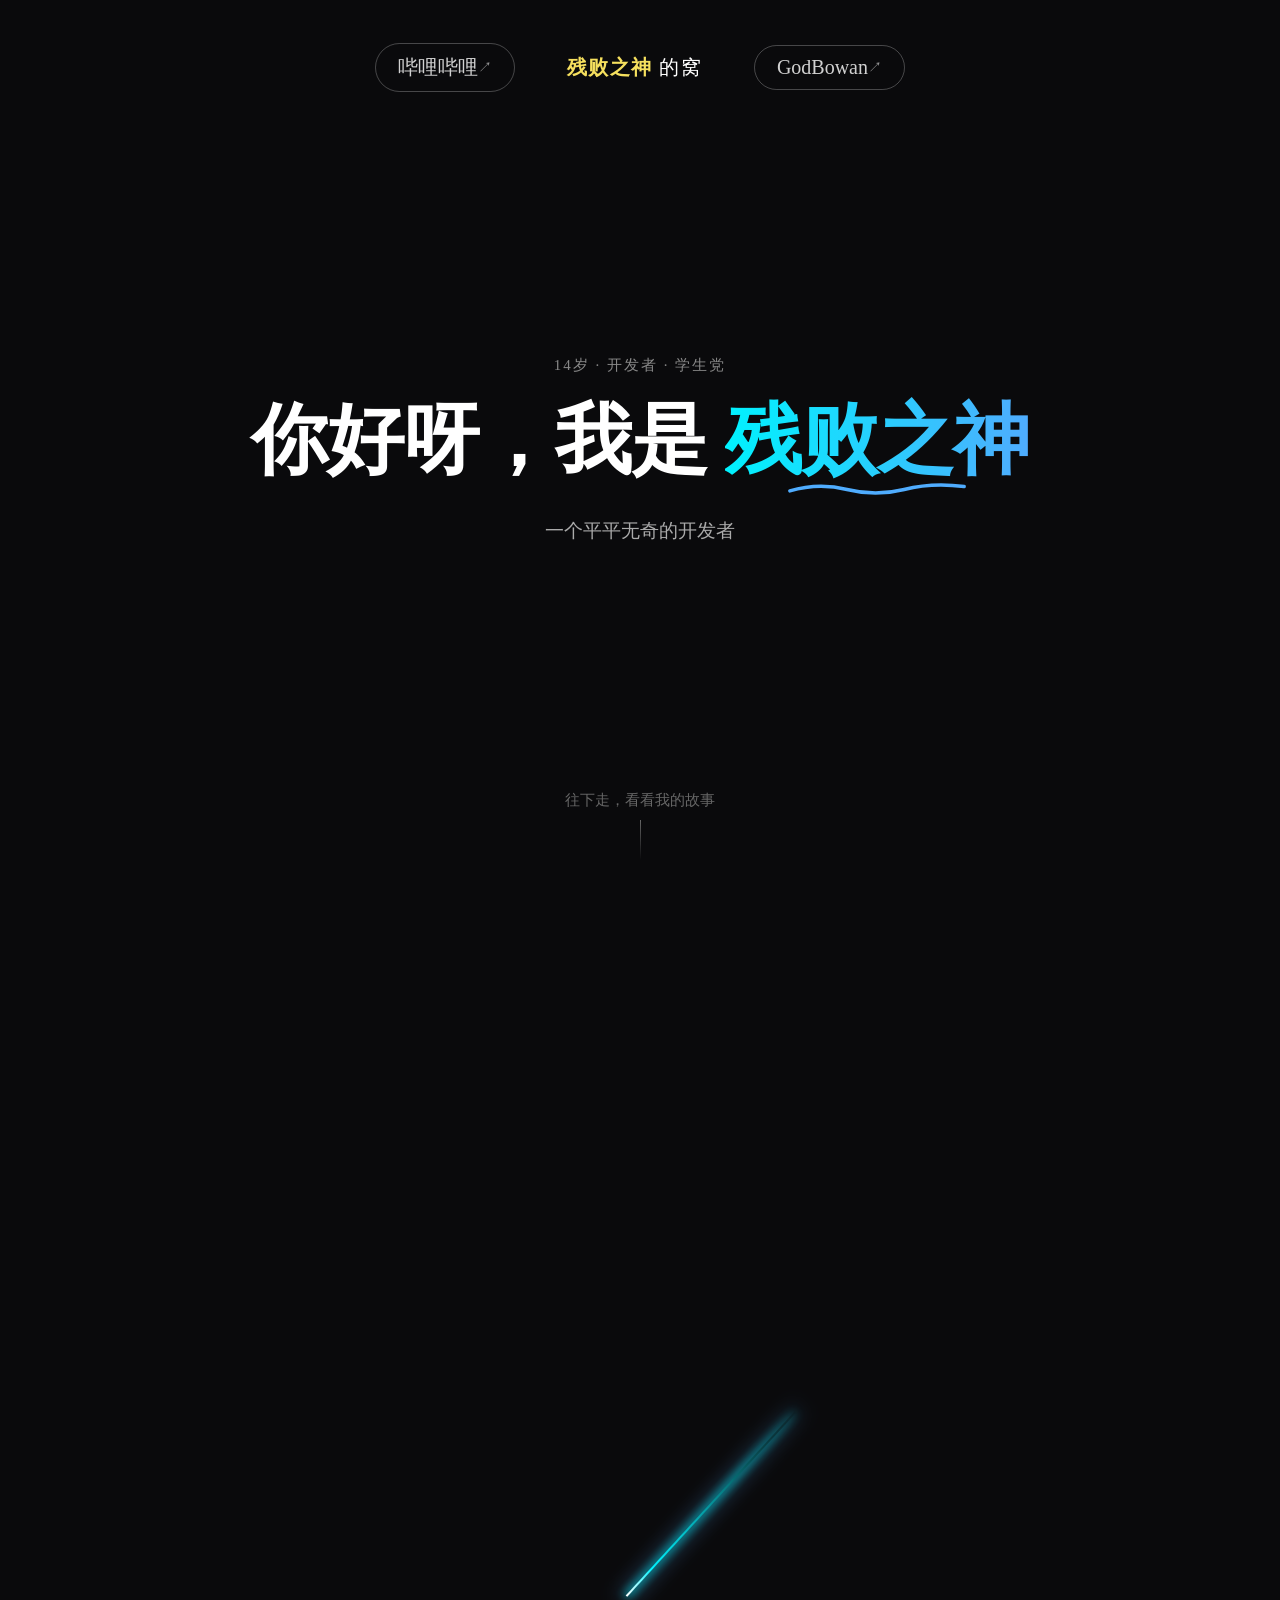
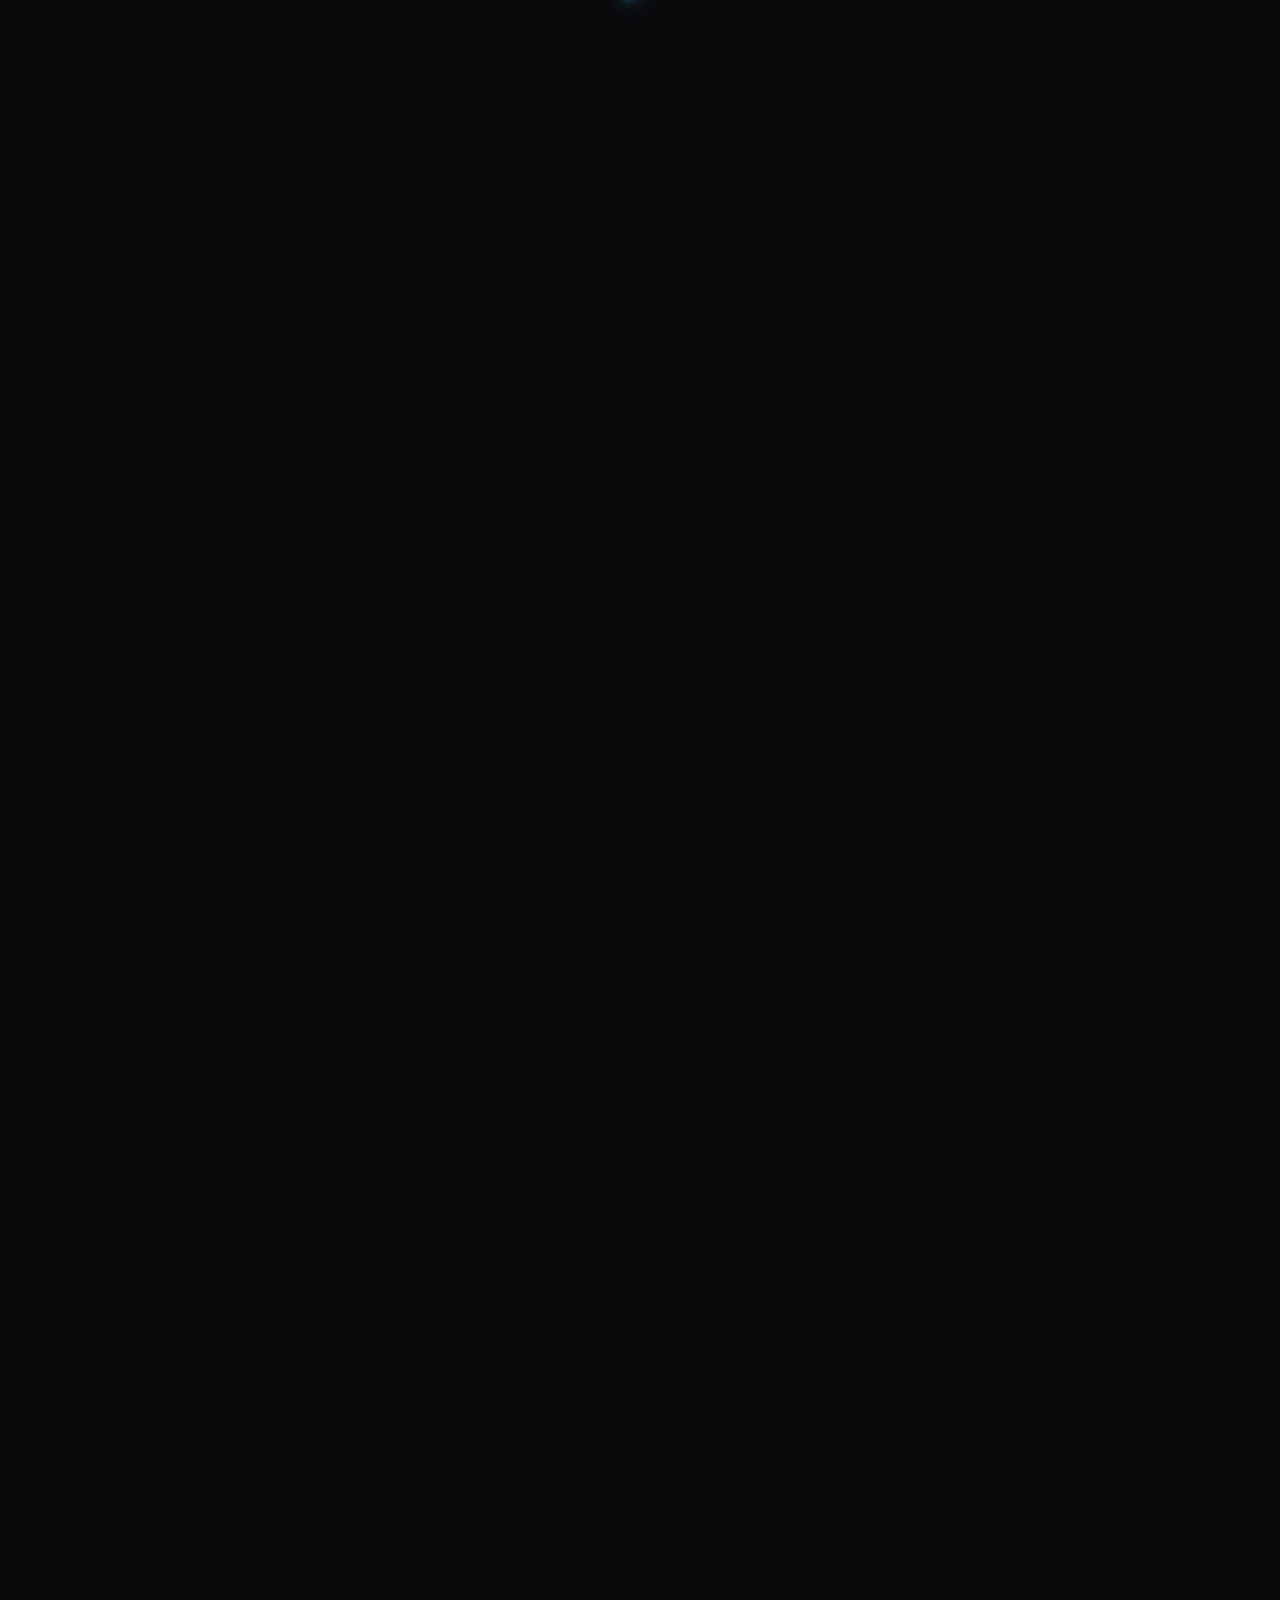
<file: index.html>
<!DOCTYPE html>
<html lang="zh-CN">
<head>
    <meta charset="UTF-8">
    <meta name="viewport" content="width=device-width, initial-scale=1.0">
    <title>残败之神 | 个人空间</title>
    <!-- 【修改】改回普通 PNG 标签页图标 -->
    <link rel="icon" href="./images/favicon.png" type="image/png">
    <link rel="stylesheet" href="./css/main.css">
</head>
<body>

    <!-- 顶部悬浮导航栏 -->
    <nav class="top-nav" id="topNav">
        <div class="nav-group left">
            <a href="https://space.bilibili.com/zh-Hans/3546935067675433?spm_id_from=333.788.0.0" target="_blank" rel="noopener noreferrer" class="nav-btn">哔哩哔哩</a>
        </div>
        <div class="nav-center">
            <span class="highlight">残败之神</span> 的窝
        </div>
        <div class="nav-group right">
            <a href="./godbowan.html" class="nav-btn">GodBowan</a>
        </div>
    </nav>

    <!-- 流星本体 (纯 CSS 实现，不需要 SVG 也不需要图片) -->
    <div id="shooting-star"></div>

    <!-- 首屏内容 -->
    <section class="hero">
        <p class="hero-meta rise" style="--rd: 0.1s">14岁 · 开发者 · 学生党</p>
        <h1 class="hero-title rise" style="--rd: 0.3s">
            你好呀，我是
            <em>
                残败之神
                <svg class="scribble" viewBox="0 0 130 14" aria-hidden="true">
                    <path d="M4 9 Q 24 3 44 8 T 84 8 T 126 6" fill="none"></path>
                </svg>
            </em>
        </h1>
        <p class="hero-sub rise" style="--rd: 0.5s">一个平平无奇的开发者</p>
        <div class="hero-go rise" style="--rd: 0.8s">
            <span>往下走，看看我的故事</span>
            <div class="go-line"></div>
        </div>
    </section>

    <!-- 时间线经历部分 -->
    <section class="timeline">
        <div class="timeline-item">
            <div class="year">2022</div>
            <div class="content">
                <h3>初入方块世界</h3>
                <p>这一年，我第一次接触到了《我的世界》。在这个由像素方块组成的无限世界里，属于我的创造之旅正式拉开帷幕。</p>
            </div>
        </div>
        <div class="timeline-item">
            <div class="year">2023</div>
            <div class="content">
                <h3>推开新世界的大门</h3>
                <p>开始接触网易联机大厅。从单机走向联机，我发现游戏不仅是自己玩，更是一群人的狂欢。这里埋下了我后来做服务器的种子。</p>
            </div>
        </div>
        <div class="timeline-item">
            <div class="year" style="font-size: 1.8rem;">24-25</div>
            <div class="content">
                <h3>从游历者到创造者</h3>
                <p>开始游历网易联机大厅的各个角落，吸收各路大神的灵感。同时，我不再满足于游玩，开始亲手建设属于自己的服务器，用代码和指令构建规则。</p>
            </div>
        </div>
        <div class="timeline-item">
            <div class="year">2026</div>
            <div class="content">
                <h3>GodBowan 的诞生</h3>
                <p>与搭档 bowanshe 一起，完成了地图《起床战争GodBowan》的制作，并成功上架网易联机大厅。看到无数玩家进入我们创造的世界，那一刻，一切都值得。</p>
            </div>
        </div>
        <div class="timeline-item">
            <div class="year">∞</div>
            <div class="content">
                <h3>未完待续</h3>
                <p>I love you more than you'll ever know.</p>
            </div>
        </div>
    </section> 

    <!-- 左下角的留白文字 -->
    <div class="footer-text" id="footerText">
        流星终会坠落 <span class="gradient">但是我们不会</span>
    </div>

    <!-- 引入 JS -->
    <script src="./js/main.js"></script>
</body>
</html>
</file>
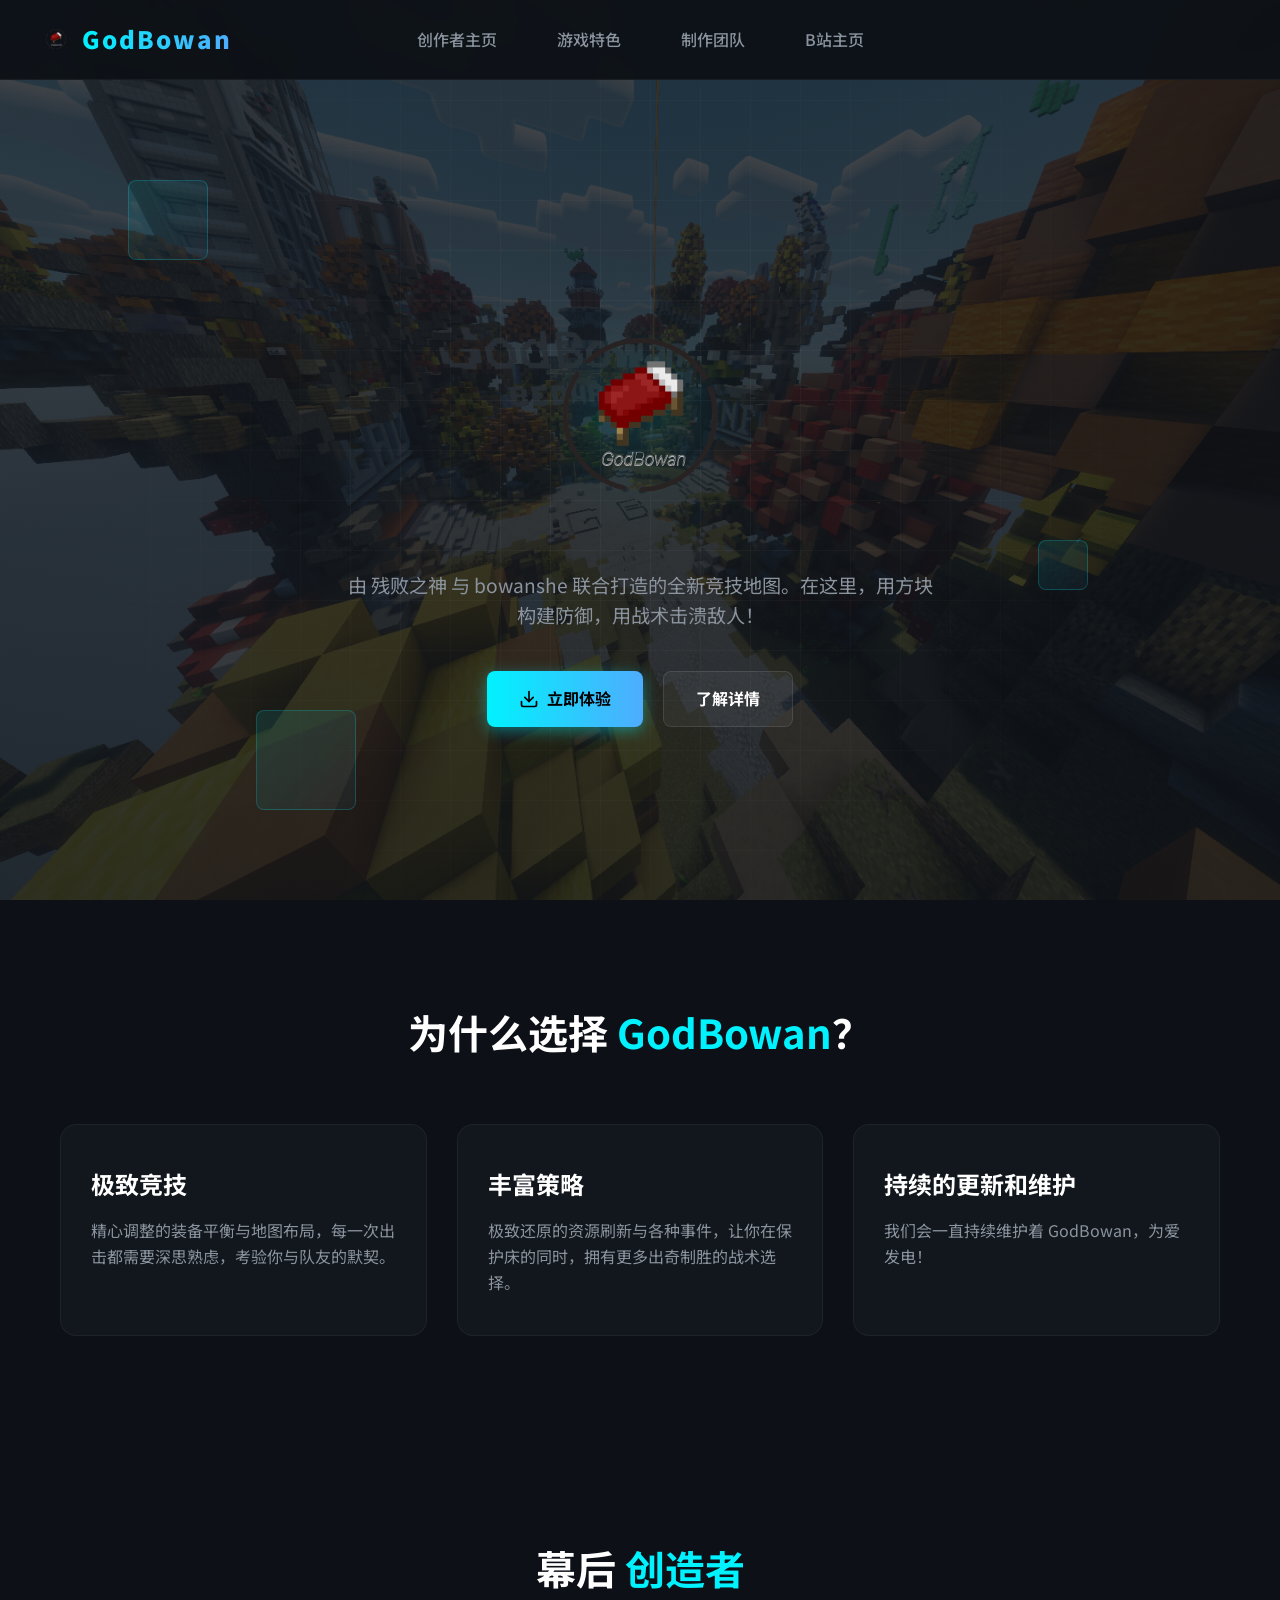
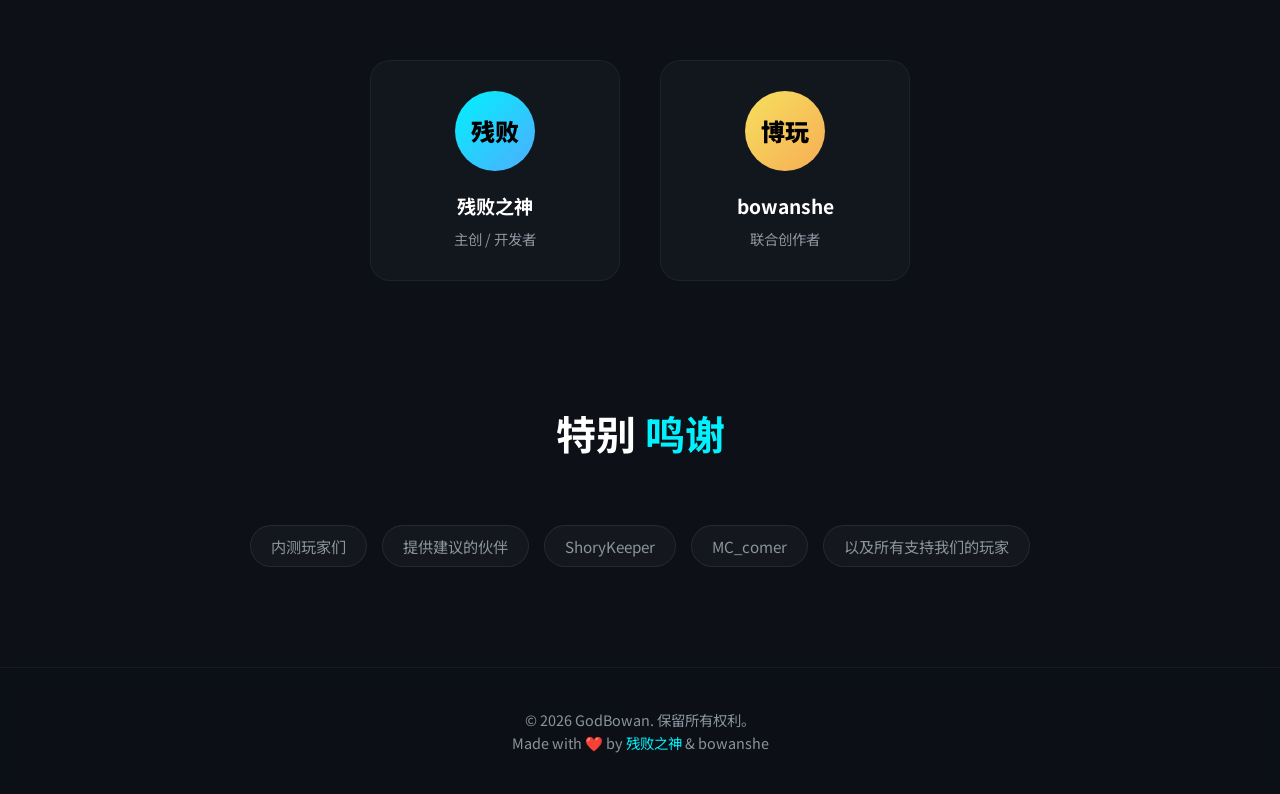
<file: godbowan.html>
<!DOCTYPE html>
<html lang="zh-CN">
<head>
    <meta charset="UTF-8">
    <meta name="viewport" content="width=device-width, initial-scale=1.0">
    <title>GodBowan - 起床战争 | 官方主页</title>
    
    <link rel="icon" href="./images/gb_title.png" type="image/png">
    
    <link href="https://fonts.googleapis.com/css2?family=Noto+Sans+SC:wght@300;500;700;900&display=swap" rel="stylesheet">
    <style>
        /* --- 基础设置 --- */
        * { margin: 0; padding: 0; box-sizing: border-box; }

        html {
            scroll-behavior: smooth;
            scroll-padding-top: 90px;
        }

        :root {
            --bg-color: #0d1117;
            --primary: #00f2fe;
            --secondary: #4facfe;
            --text-main: #ffffff;
            --text-muted: #8b949e;
            --card-bg: rgba(22, 27, 34, 0.7);
            --gold: #f6e05e;
        }

        body {
            background-color: var(--bg-color);
            background-image: linear-gradient(rgba(13, 17, 23, 0.75), rgba(13, 17, 23, 0.85)), url('./images/beijing.png');
            background-size: cover;
            background-position: center;
            background-attachment: fixed;
            background-repeat: no-repeat;
            color: var(--text-main);
            font-family: 'Noto Sans SC', sans-serif;
            line-height: 1.6;
        }

        /* =========================================
           新增：首屏入场浮现动画
           ========================================= */
        .rise {
            opacity: 0;
            transform: translateY(30px);
            animation: riseUp 1s cubic-bezier(0.2, 0.8, 0.2, 1) forwards;
            animation-delay: var(--rd, 0s);
        }

        @keyframes riseUp {
            to { opacity: 1; transform: translateY(0); }
        }

        /* --- 背景装饰 --- */
        .bg-grid {
            position: fixed;
            top: 0; left: 0; width: 100%; height: 100%;
            background-image: 
                linear-gradient(rgba(255,255,255,0.03) 1px, transparent 1px),
                linear-gradient(90deg, rgba(255,255,255,0.03) 1px, transparent 1px);
            background-size: 50px 50px;
            z-index: -2; 
            mask-image: radial-gradient(circle at center, black 20%, transparent 80%);
            -webkit-mask-image: radial-gradient(circle at center, black 20%, transparent 80%);
            pointer-events: none !important; 
        }

        .floating-block {
            position: absolute;
            background: linear-gradient(135deg, rgba(0,242,254,0.1), rgba(79,172,254,0.05));
            border: 1px solid rgba(0,242,254,0.2);
            border-radius: 8px;
            animation: float 6s infinite ease-in-out alternate;
            z-index: -2; 
            pointer-events: none !important; 
        }

        @keyframes float {
            0% { transform: translateY(0) rotate(0deg); }
            100% { transform: translateY(-20px) rotate(10deg); }
        }

        /* --- 导航栏 (居中版) --- */
        header {
            position: fixed;
            top: 0; left: 0; width: 100%;
            height: 80px;
            padding: 0 40px;
            display: flex;
            justify-content: center; 
            align-items: center;
            background: rgba(13, 17, 23, 0.95);
            backdrop-filter: blur(12px);
            -webkit-backdrop-filter: blur(12px);
            border-bottom: 1px solid rgba(255,255,255,0.05);
            z-index: 2147483647 !important; 
            pointer-events: auto !important;
        }

        /* --- Logo 样式 (绝对定位到左侧) --- */
        .logo {
            display: flex;
            align-items: center;
            gap: 10px;
            font-size: 24px;
            font-weight: 900;
            letter-spacing: 2px;
            text-decoration: none;
            z-index: 10;
            position: absolute;
            left: 40px;
        }

        .logo-icon { width: 32px; height: 32px; object-fit: contain; }
        .logo span {
            background: linear-gradient(90deg, var(--primary), var(--secondary));
            -webkit-background-clip: text;
            -webkit-text-fill-color: transparent;
        }

        /* --- 导航链接样式 --- */
        .nav-links {
            display: flex;
            align-items: center;
            position: relative;
            z-index: 10;
        }

        .nav-links a {
            color: var(--text-muted);
            text-decoration: none;
            margin: 0 10px; 
            font-weight: 500;
            transition: color 0.3s;
            cursor: pointer;
            padding: 10px 20px; 
            display: flex;
            align-items: center;
            position: relative;
            z-index: 11;
            pointer-events: auto !important;
        }

        .nav-links a:hover { color: var(--primary); }

        /* --- 首屏 Hero --- */
        .hero {
            min-height: 100vh;
            display: flex;
            flex-direction: column;
            justify-content: center;
            align-items: center;
            text-align: center;
            padding: 120px 20px 60px;
            position: relative;
            z-index: 1; 
        }

        .tag {
            background: rgba(0, 242, 254, 0.1);
            color: var(--primary);
            padding: 6px 16px;
            border-radius: 50px;
            font-size: 14px;
            font-weight: 700;
            letter-spacing: 2px;
            margin-bottom: 20px;
            border: 1px solid rgba(0, 242, 254, 0.2);
            animation: pulse 2s infinite;
        }

        @keyframes pulse {
            0% { box-shadow: 0 0 0 0 rgba(0, 242, 254, 0.4); }
            70% { box-shadow: 0 0 0 10px rgba(0, 242, 254, 0); }
            100% { box-shadow: 0 0 0 0 rgba(0, 242, 254, 0); }
        }

        /* 图片外壳，用于入场 */
        .logo-wrapper {
            display: flex;
            justify-content: center;
            width: 100%;
            margin-bottom: 30px;
        }

        .hero-logo {
            width: 100%;
            max-width: 600px;
            max-height: 250px;
            object-fit: contain;
            height: auto;
            filter: drop-shadow(0 10px 30px rgba(0, 242, 254, 0.2));
            /* 图片自身只负责上下浮动 */
            animation: floatUpDown 4s ease-in-out infinite alternate;
        }

        @keyframes floatUpDown {
            0% { transform: translateY(0); }
            100% { transform: translateY(-20px); }
        }

        .hero p {
            font-size: 1.2rem;
            color: var(--text-muted);
            max-width: 600px;
            margin-bottom: 40px;
        }

        .btn-group { display: flex; gap: 20px; }

        .btn {
            padding: 14px 32px;
            border-radius: 8px;
            font-size: 16px;
            font-weight: 700;
            text-decoration: none;
            transition: all 0.3s ease;
            display: flex;
            align-items: center;
            gap: 8px;
            cursor: pointer;
        }

        .btn-primary {
            background: linear-gradient(90deg, var(--primary), var(--secondary));
            color: #000;
            box-shadow: 0 4px 15px rgba(0, 242, 254, 0.4);
        }

        .btn-primary:hover {
            transform: translateY(-3px);
            box-shadow: 0 8px 25px rgba(0, 242, 254, 0.6);
        }

        .btn-secondary {
            background: rgba(255, 255, 255, 0.05);
            color: var(--text-main);
            border: 1px solid rgba(255, 255, 255, 0.1);
        }

        .btn-secondary:hover {
            background: rgba(255, 255, 255, 0.1);
            transform: translateY(-3px);
        }

        /* --- 特色区 --- */
        .section { padding: 100px 20px; max-width: 1200px; margin: 0 auto; position: relative; z-index: 1; }
        .section-title { text-align: center; font-size: 2.5rem; font-weight: 700; margin-bottom: 60px; }
        .section-title span { color: var(--primary); }

        .features-grid {
            display: grid;
            grid-template-columns: repeat(auto-fit, minmax(300px, 1fr));
            gap: 30px;
        }

        .feature-card {
            background: var(--card-bg);
            border: 1px solid rgba(255,255,255,0.05);
            border-radius: 16px;
            padding: 40px 30px;
            transition: all 0.4s;
            position: relative;
            overflow: hidden;
            backdrop-filter: blur(8px);
        }

        .feature-card::before {
            content: '';
            position: absolute;
            top: 0; left: 0; width: 100%; height: 2px;
            background: linear-gradient(90deg, transparent, var(--primary), transparent);
            transform: scaleX(0);
            transition: transform 0.4s;
        }

        .feature-card:hover {
            transform: translateY(-10px);
            border-color: rgba(0, 242, 254, 0.3);
            box-shadow: 0 20px 40px rgba(0,0,0,0.4);
        }
        .feature-card:hover::before { transform: scaleX(1); }

        .feature-card h3 { font-size: 1.5rem; margin-bottom: 15px; color: #fff; }
        .feature-card p { color: var(--text-muted); font-size: 1rem; }

        /* --- 制作团队 --- */
        .team-grid { display: flex; justify-content: center; gap: 40px; flex-wrap: wrap; }
        .member {
            text-align: center;
            background: var(--card-bg);
            border: 1px solid rgba(255,255,255,0.05);
            padding: 30px;
            border-radius: 20px;
            width: 250px;
            transition: transform 0.3s;
            backdrop-filter: blur(8px);
        }
        .member:hover { transform: scale(1.05); border-color: rgba(246, 224, 94, 0.5); }
        .avatar {
            width: 80px; height: 80px;
            background: linear-gradient(135deg, var(--primary), var(--secondary));
            border-radius: 50%;
            margin: 0 auto 20px;
            display: flex; justify-content: center; align-items: center;
            font-size: 24px; font-weight: 900; color: #000;
        }
        .member h4 { font-size: 1.2rem; margin-bottom: 5px; }
        .member p { color: var(--text-muted); font-size: 0.9rem; }

        /* =========================================
           特别鸣谢区样式
           ========================================= */
        .thanks-container {
            display: flex;
            flex-wrap: wrap;
            justify-content: center;
            gap: 15px;
            max-width: 800px;
            margin: 0 auto;
        }

        .thanks-container span {
            background: rgba(255, 255, 255, 0.03);
            border: 1px solid rgba(255, 255, 255, 0.08);
            padding: 8px 20px;
            border-radius: 50px;
            color: var(--text-muted);
            font-size: 0.95rem;
            transition: all 0.3s ease;
            cursor: default;
        }

        .thanks-container span:hover {
            color: var(--primary);
            border-color: rgba(0, 242, 254, 0.3);
            background: rgba(0, 242, 254, 0.05);
            box-shadow: 0 0 15px rgba(0, 242, 254, 0.2);
            transform: translateY(-3px);
        }

        /* --- 页脚 --- */
        footer {
            text-align: center;
            padding: 40px;
            border-top: 1px solid rgba(255,255,255,0.05);
            color: var(--text-muted);
            font-size: 0.9rem;
            background: rgba(13, 17, 23, 0.6);
            backdrop-filter: blur(8px);
            position: relative;
            z-index: 1;
        }
        footer a { color: var(--primary); text-decoration: none; }

        /* 滚动动画类 */
        .fade-up { opacity: 0; transform: translateY(40px); transition: opacity 0.8s ease, transform 0.8s ease; }
        .fade-up.visible { opacity: 1; transform: translateY(0); }
    </style>
</head>
<body>

    <div class="bg-grid"></div>
    <div class="floating-block" style="width: 80px; height: 80px; top: 20%; left: 10%; animation-delay: 0s;"></div>
    <div class="floating-block" style="width: 50px; height: 50px; top: 60%; right: 15%; animation-delay: 1s;"></div>
    <div class="floating-block" style="width: 100px; height: 100px; bottom: 10%; left: 20%; animation-delay: 2s;"></div>

    <!-- 顶部导航栏 -->
    <header>
        <a href="#" class="logo">
            <img src="./images/gb_title.png" alt="GB Icon" class="logo-icon">
            <span>GodBowan</span>
        </a>
        <div class="nav-links">
            <a href="./index.html">创作者主页</a>
            <a href="#features">游戏特色</a>
            <a href="#team">制作团队</a>
            <a href="https://space.bilibili.com/zh-Hans/3546935067675433" target="_blank" rel="noopener noreferrer">B站主页</a>
        </div>
    </header>

    <!-- 首屏 -->
    <section class="hero">
        <!-- 1. 标签先出现 -->
        <div class="tag rise" style="--rd: 0.1s">网易联机大厅 · 火热上架中</div>
        
        <!-- 2. 图片外壳浮现，图片自身浮动 -->
        <div class="logo-wrapper rise" style="--rd: 0.3s">
            <img src="./images/gb.png" alt="GodBowan 起床战争" class="hero-logo">
        </div>
        
        <!-- 3. 描述文字出现 -->
        <p class="rise" style="--rd: 0.5s">由 残败之神 与 bowanshe 联合打造的全新竞技地图。在这里，用方块构建防御，用战术击溃敌人！</p>
        
        <!-- 4. 按钮组最后出现 -->
        <div class="btn-group rise" style="--rd: 0.7s">
            <a href="#" class="btn btn-primary">
                <svg width="20" height="20" viewBox="0 0 24 24" fill="none" stroke="currentColor" stroke-width="2" stroke-linecap="round" stroke-linejoin="round"><path d="M21 15v4a2 2 0 0 1-2 2H5a2 2 0 0 1-2-2v-4"></path><polyline points="7 10 12 15 17 10"></polyline><line x1="12" y1="15" x2="12" y2="3"></line></svg>
                立即体验
            </a>
            <a href="#features" class="btn btn-secondary">了解详情</a>
        </div>
    </section>

    <!-- 游戏特色 -->
    <section id="features" class="section">
        <h2 class="section-title fade-up">为什么选择 <span>GodBowan</span>？</h2>
        <div class="features-grid">
            <div class="feature-card fade-up">
                <h3>极致竞技</h3>
                <p>精心调整的装备平衡与地图布局，每一次出击都需要深思熟虑，考验你与队友的默契。</p>
            </div>
            <div class="feature-card fade-up">
                <h3>丰富策略</h3>
                <p>极致还原的资源刷新与各种事件，让你在保护床的同时，拥有更多出奇制胜的战术选择。</p>
            </div>
            <div class="feature-card fade-up">
                <h3>持续的更新和维护</h3>
                <p>我们会一直持续维护着 GodBowan，为爱发电！</p>
            </div>
        </div>
    </section>

    <!-- 制作团队 -->
    <section id="team" class="section">
        <h2 class="section-title fade-up">幕后 <span>创造者</span></h2>
        <div class="team-grid fade-up">
            <div class="member">
                <div class="avatar">残败</div>
                <h4>残败之神</h4>
                <p>主创 / 开发者</p>
            </div>
            <div class="member">
                <div class="avatar" style="background: linear-gradient(135deg, var(--gold), #f6ad55);">博玩</div>
                <h4>bowanshe</h4>
                <p>联合创作者</p>
            </div>
        </div>
    </section>

    <!-- 特别鸣谢区 -->
    <section id="thanks" class="section" style="padding-top: 20px;">
        <h2 class="section-title fade-up">特别 <span>鸣谢</span></h2>
        <div class="thanks-container fade-up">
            <span>内测玩家们</span>
            <span>提供建议的伙伴</span>
            <span>ShoryKeeper</span>
            <span>MC_comer</span>
            <span>以及所有支持我们的玩家</span>
        </div>
    </section>

    <!-- 页脚 -->
    <footer>
        <p>&copy; 2026 GodBowan. 保留所有权利。</p>
        <p>Made with ❤️ by <a href="./index.html">残败之神</a> & bowanshe</p>
    </footer>

    <script>
        const observer = new IntersectionObserver((entries) => {
            entries.forEach(entry => {
                if (entry.isIntersecting) {
                    entry.target.classList.add('visible');
                }
            });
        }, { threshold: 0.1 });

        document.querySelectorAll('.fade-up').forEach(el => {
            observer.observe(el);
        });
    </script>
</body>
</html>
</file>
<file: css/main.css>
/* --- 基础样式 --- */
* {
    margin: 0;
    padding: 0;
    box-sizing: border-box;
    font-family: 'KaiTi';
}

body {
    background-color: #0a0a0c;
    color: #ffffff;
    font-family: -apple-system, BlinkMacSystemFont, "Segoe UI", Roboto, Helvetica, Arial, sans-serif;
    overflow-x: hidden;
    position: relative;
    height: 420vh; 
}

::-webkit-scrollbar { width: 6px; }
::-webkit-scrollbar-track { background: #0a0a0c; }
::-webkit-scrollbar-thumb { background: #333; border-radius: 3px; }

/* =========================================
   顶部悬浮导航栏 (放大版)
   ========================================= */
.top-nav {
    position: fixed;
    top: 30px; /* 稍微往下一点，更有呼吸感 */
    left: 50%;
    transform: translateX(-50%);
    display: flex;
    align-items: center;
    justify-content: space-between;
    
    /* 【修改】宽度从 400px 增加到 540px，撑开整体框架 */
    width: 580px; 
    max-width: 95vw;
    /* 【修改】内边距增大 */
    padding: 12px 24px; 
    
    background: transparent;
    border: 1px solid transparent;
    box-shadow: 0 0 0 rgba(0, 0, 0, 0);
    border-radius: 100px;
    z-index: 999;
    transition: background 0.4s ease, border-color 0.4s ease, box-shadow 0.4s ease, backdrop-filter 0.4s ease;
}

.top-nav.scrolled {
    background: rgba(255, 255, 255, 0.08);
    backdrop-filter: blur(16px);
    -webkit-backdrop-filter: blur(16px);
    border: 1px solid rgba(255, 255, 255, 0.1);
    box-shadow: 0 10px 30px rgba(0, 0, 0, 0.3);
}

.nav-group {
    display: flex;
    gap: 12px;
}

/* 【修改】按钮变大、字体变大 */
.nav-btn {
    display: flex;
    align-items: center;
    justify-content: center;
    padding: 10px 22px; /* 按钮变胖 */
    border-radius: 50px;
    border: 1px solid rgba(255, 255, 255, 0.25);
    color: #d1d1d1;
    text-decoration: none;
    font-size: 20px; /* 字体从 13px 改大 */
    font-weight: 500;
    transition: all 0.3s ease;
    white-space: nowrap;
}

.nav-btn:hover {
    background: rgba(255, 255, 255, 0.15);
    color: #fff;
    border-color: rgba(255, 255, 255, 0.5);
    transform: translateY(-2px); /* 悬浮感更强 */
}

.nav-btn::after {
    content: ' ↗';
    font-size: 14px;
    opacity: 0.7;
}

/* 【修改】中间文字变大 */
.nav-center {
    color: #fff;
    font-size: 20px; /* 字体从 14px 改大 */
    font-weight: 500;
    letter-spacing: 1.5px;
    white-space: nowrap;
    padding: 0 15px;
}

.nav-center .highlight {
    color: #f6e05e;
    font-weight: 700;
}

/* --- 首屏居中布局 --- */
.hero {
    position: absolute;
    top: 0;
    left: 0;
    width: 100%;
    height: 100vh;
    display: flex;
    flex-direction: column;
    justify-content: center;
    align-items: center;
    text-align: center;
    z-index: 10;
    pointer-events: none;
}

/* --- 入场动画 --- */
.rise {
    opacity: 0;
    transform: translateY(30px);
    animation: riseUp 1s cubic-bezier(0.2, 0.8, 0.2, 1) forwards;
    animation-delay: var(--rd, 0s);
}

@keyframes riseUp {
    to { opacity: 1; transform: translateY(0); }
}

/* --- 首屏文本样式 --- */
.hero-meta { font-size: 15px; color: #888; letter-spacing: 2px; margin-bottom: 20px; }
.hero-title { font-size: clamp(2.5rem, 6vw, 5rem); font-weight: 700; line-height: 1.2; letter-spacing: -1px; }
.hero-title em {
    font-style: normal;
    background: linear-gradient(90deg, #00f2fe 0%, #4facfe 100%);
    -webkit-background-clip: text;
    -webkit-text-fill-color: transparent;
    position: relative;
    display: inline-block;
}

.scribble { position: absolute; left: 0; bottom: -10px; width: 100%; height: 20px; overflow: visible; }
.scribble path { stroke: #4facfe; stroke-width: 2.5; stroke-linecap: round; }
.hero-sub { margin-top: 30px; font-size: clamp(1rem, 2vw, 1.2rem); color: #aaa; font-weight: 300; }

/* --- 底部提示 --- */
.hero-go { position: absolute; bottom: 40px; display: flex; flex-direction: column; align-items: center; gap: 10px; color: #666; font-size: 15px; }
.go-line { width: 1px; height: 40px; background: linear-gradient(to bottom, #666, transparent); animation: flowDown 2s infinite; }

@keyframes flowDown {
    0% { transform: scaleY(0); transform-origin: top; }
    50% { transform: scaleY(1); transform-origin: top; }
    51% { transform: scaleY(1); transform-origin: bottom; }
    100% { transform: scaleY(0); transform-origin: bottom; }
}

/* --- 流星本体 --- */
#shooting-star {
    position: absolute;
    width: 2px; 
    height: 120px; 
    background: linear-gradient(to top, #ffffff, #00f2fe 15%, rgba(79, 172, 254, 0) 100%);
    border-radius: 50% 50% 0 0;
    box-shadow: 0 0 10px 1px #00f2fe, 0 0 20px 4px rgba(79, 172, 254, 0.4);
    transform-origin: center center;
    opacity: 0;
    pointer-events: none;
    z-index: 50;
    will-change: transform, top, left, opacity;
    transition: opacity 0.3s ease;
}

#sky-svg {
    position: absolute;
    top: 0;
    left: 0;
    width: 100%;
    height: 100%;
    z-index: 1;
    pointer-events: none;
}

/* --- 经历时间线 --- */
.timeline {
    position: absolute;
    top: 100vh;
    width: 100%;
    height: 320vh; 
    display: flex;
    flex-direction: column;
    justify-content: space-around;
    align-items: center;
    z-index: 10;
    padding: 50px 0;
}

.timeline-item {
    width: 80%;
    max-width: 550px;
    display: flex;
    align-items: center;
    opacity: 0; 
    transform: translateY(50px);
    transition: all 0.8s cubic-bezier(0.2, 0.8, 0.2, 1);
    pointer-events: auto;
}

.timeline-item:nth-child(odd) { margin-right: auto; flex-direction: row-reverse; text-align: right; }
.timeline-item:nth-child(even) { margin-left: auto; }

.year {
    font-size: clamp(2rem, 4vw, 3rem);
    font-weight: 800;
    color: transparent;
    -webkit-text-stroke: 1px rgba(255, 255, 255, 0.3);
    min-width: 150px;
    padding: 0 20px;
    transition: all 0.5s;
}

.content {
    background: rgba(15, 15, 20, 0.7);
    backdrop-filter: blur(12px);
    border: 1px solid rgba(255, 255, 255, 0.08);
    border-radius: 16px;
    padding: 24px;
    flex: 1;
    box-shadow: 0 10px 30px rgba(0, 0, 0, 0.5);
    transition: all 0.4s;
}

.content:hover {
    border-color: rgba(79, 172, 254, 0.5);
    transform: translateY(-5px);
    box-shadow: 0 15px 40px rgba(79, 172, 254, 0.15);
}

.content h3 { font-size: 1.2rem; color: #fff; margin-bottom: 10px; letter-spacing: 1px; }
.content p { font-size: 0.95rem; color: #999; line-height: 1.6; }

.timeline-item:nth-child(odd) .content h3,
.timeline-item:nth-child(odd) .content p { text-align: right; }

.timeline-item.show { opacity: 1; transform: translateY(0); }
.timeline-item.show .year {
    color: #fff;
    -webkit-text-stroke: 1px transparent;
    text-shadow: 0 0 15px rgba(255, 255, 255, 0.5);
}

/* --- 左下角文字 --- */
.footer-text {
    position: fixed;
    bottom: 60px;
    left: 60px;
    font-size: clamp(1.1rem, 2vw, 1.5rem);
    color: #ddd;
    letter-spacing: 2px;
    font-weight: 500;
    z-index: 100;
    pointer-events: none;
    opacity: 0;
    transform: translateX(-20px);
    transition: all 1.2s cubic-bezier(0.2, 0.8, 0.2, 1);
}

.footer-text.show {
    opacity: 1;
    transform: translateX(0);
}

.footer-text .gradient {
    background: linear-gradient(90deg, #00f2fe 0%, #4facfe 100%);
    -webkit-background-clip: text;
    -webkit-text-fill-color: transparent;
    font-weight: 700;
}

/* --- 响应式：手机端自动缩小，防止超出屏幕 --- */
@media (max-width: 600px) { 
    .top-nav { 
        width: 95%; 
        padding: 8px 12px; 
        top: 15px;
    }
    .nav-center { display: none; } /* 手机屏幕太小，隐藏中间文字 */
    .nav-btn { 
        font-size: 13px; 
        padding: 8px 15px; 
    }
    .footer-text { left: 30px; bottom: 40px; font-size: 1rem; }
}
</file>
